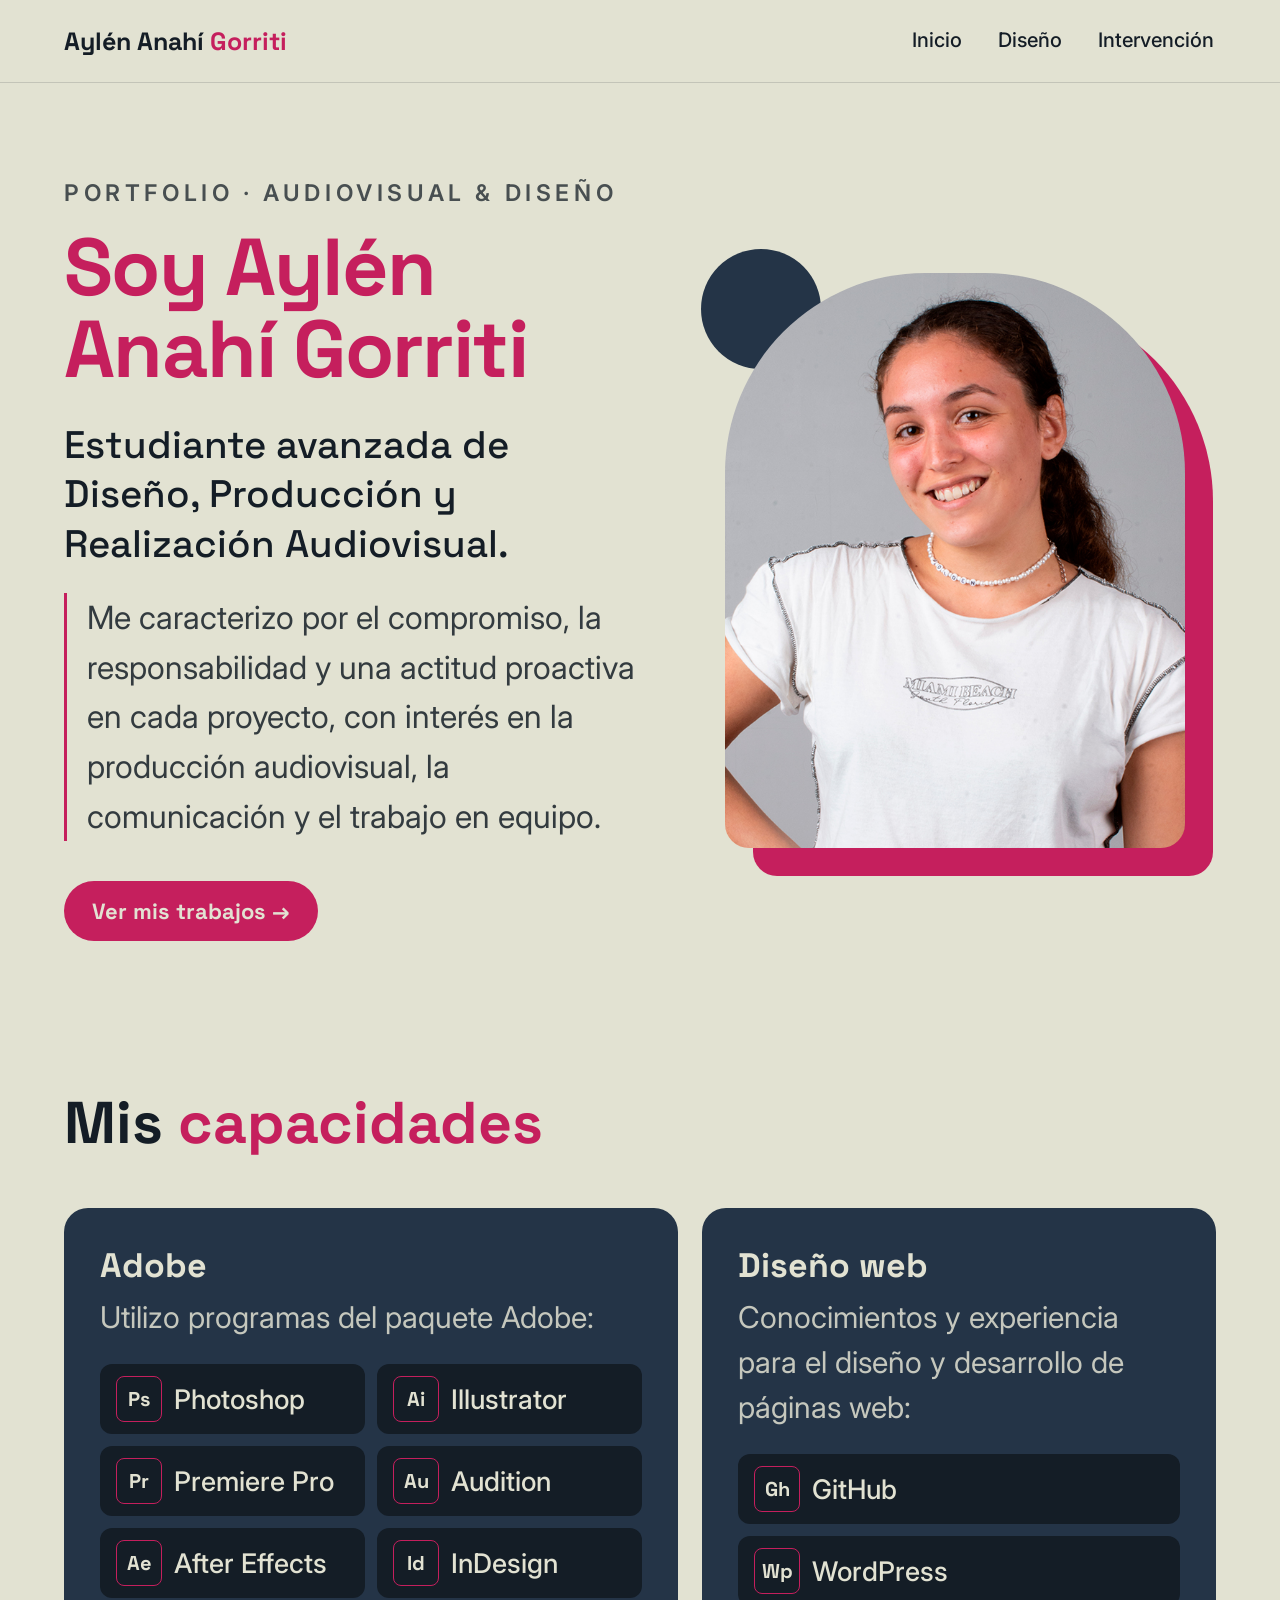
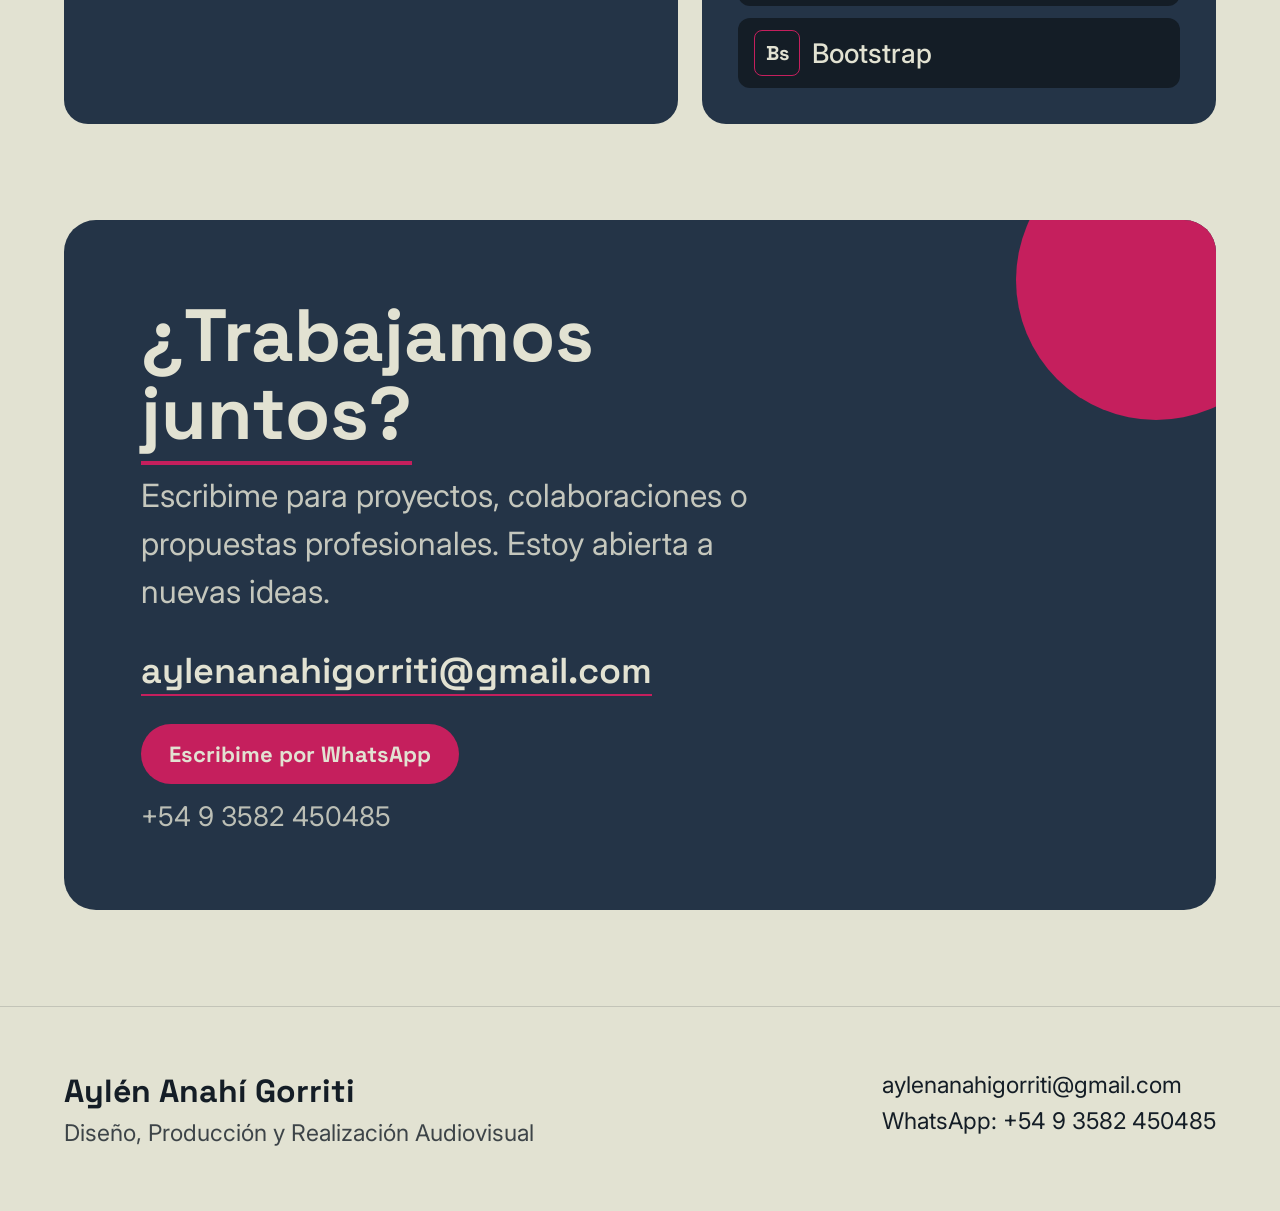
<file: index.html>
<!doctype html>
<html lang="es">
<head>
<meta charset="utf-8">
<meta name="viewport" content="width=device-width, initial-scale=1">
<title>Aylén Anahí Gorriti — Portfolio</title>
<meta name="description" content="Portfolio de Aylén Anahí Gorriti: estudiante avanzada de Diseño, Producción y Realización Audiovisual.">
<link rel="preconnect" href="https://fonts.googleapis.com">
<link rel="preconnect" href="https://fonts.gstatic.com" crossorigin>
<link href="https://fonts.googleapis.com/css2?family=Inter:wght@400;500;600&amp;family=Space+Grotesk:wght@500;700&amp;display=swap" rel="stylesheet">
<link rel="stylesheet" href="style.css">
</head>
<body>
<div class="page">
<header class="nav">
<a class="logo" href="#inicio">Aylén Anahí <span>Gorriti</span></a>
<nav>
<a class="l" href="#inicio">Inicio</a>
<a class="l" href="diseno.html">Diseño</a>
<a class="l" href="intervencion.html">Intervención</a>
</nav>
</header>
<section id="inicio" class="hero">
<div class="hero-text fade">
<p class="eyebrow">Portfolio · Audiovisual &amp; Diseño</p>
<h1>Soy <span>Aylén Anahí Gorriti</span></h1>
<h2>Estudiante avanzada de Diseño, Producción y Realización Audiovisual.</h2>
<p class="hero-quote">Me caracterizo por el compromiso, la responsabilidad y una actitud proactiva en cada proyecto, con interés en la producción audiovisual, la comunicación y el trabajo en equipo.</p>
<a class="btn" href="diseno.html">Ver mis trabajos →</a>
</div>
<div class="hero-photo fade">
<div class="frame">
<div class="block"></div>
<div class="dot"></div>
<img src="images/mi-foto.jpg" alt="Aylén Anahí Gorriti">
</div>
</div>
</section>
<section id="capacidades" class="skills">
<h2>Mis <span>capacidades</span></h2>
<div class="cards">
<div class="card card-adobe">
<h3>Adobe</h3>
<p>Utilizo programas del paquete Adobe:</p>
<div class="chips-adobe">
<div class="chip"><b>Ps</b>Photoshop</div>
<div class="chip"><b>Ai</b>Illustrator</div>
<div class="chip"><b>Pr</b>Premiere Pro</div>
<div class="chip"><b>Au</b>Audition</div>
<div class="chip"><b>Ae</b>After Effects</div>
<div class="chip"><b>Id</b>InDesign</div>
</div>
</div>
<div class="card card-web">
<h3>Diseño web</h3>
<p>Conocimientos y experiencia para el diseño y desarrollo de páginas web:</p>
<div class="chips-web">
<div class="chip"><b>Gh</b>GitHub</div>
<div class="chip"><b>Wp</b>WordPress</div>
<div class="chip"><b>Bs</b>Bootstrap</div>
</div>
</div>
</div>
</section>
<section id="contacto" class="contact">
<div class="circle"></div>
<div class="contact-inner">
<h2>¿Trabajamos <span>juntos?</span></h2>
<p class="contact-text">Escribime para proyectos, colaboraciones o propuestas profesionales. Estoy abierta a nuevas ideas.</p>
<a class="contact-mail" href="mailto:aylenanahigorriti@gmail.com">aylenanahigorriti@gmail.com</a>
<div><a class="btn" href="https://wa.me/5493582450485?text=Hola%20Ayl%C3%A9n%2C%20vi%20tu%20portfolio%20y%20quisiera%20conversar%20sobre%20un%20proyecto.">Escribime por WhatsApp</a></div>
<p class="contact-phone">+54 9 3582 450485</p>
</div>
</section>
<footer class="footer">
<div>
<div class="footer-name">Aylén Anahí Gorriti</div>
<p class="footer-role">Diseño, Producción y Realización Audiovisual</p>
</div>
<div class="footer-contact">
<a href="mailto:aylenanahigorriti@gmail.com">aylenanahigorriti@gmail.com</a>
<a href="https://wa.me/5493582450485">WhatsApp: +54 9 3582 450485</a>
</div>
</footer>
</div>
</body>
</html>
</file>
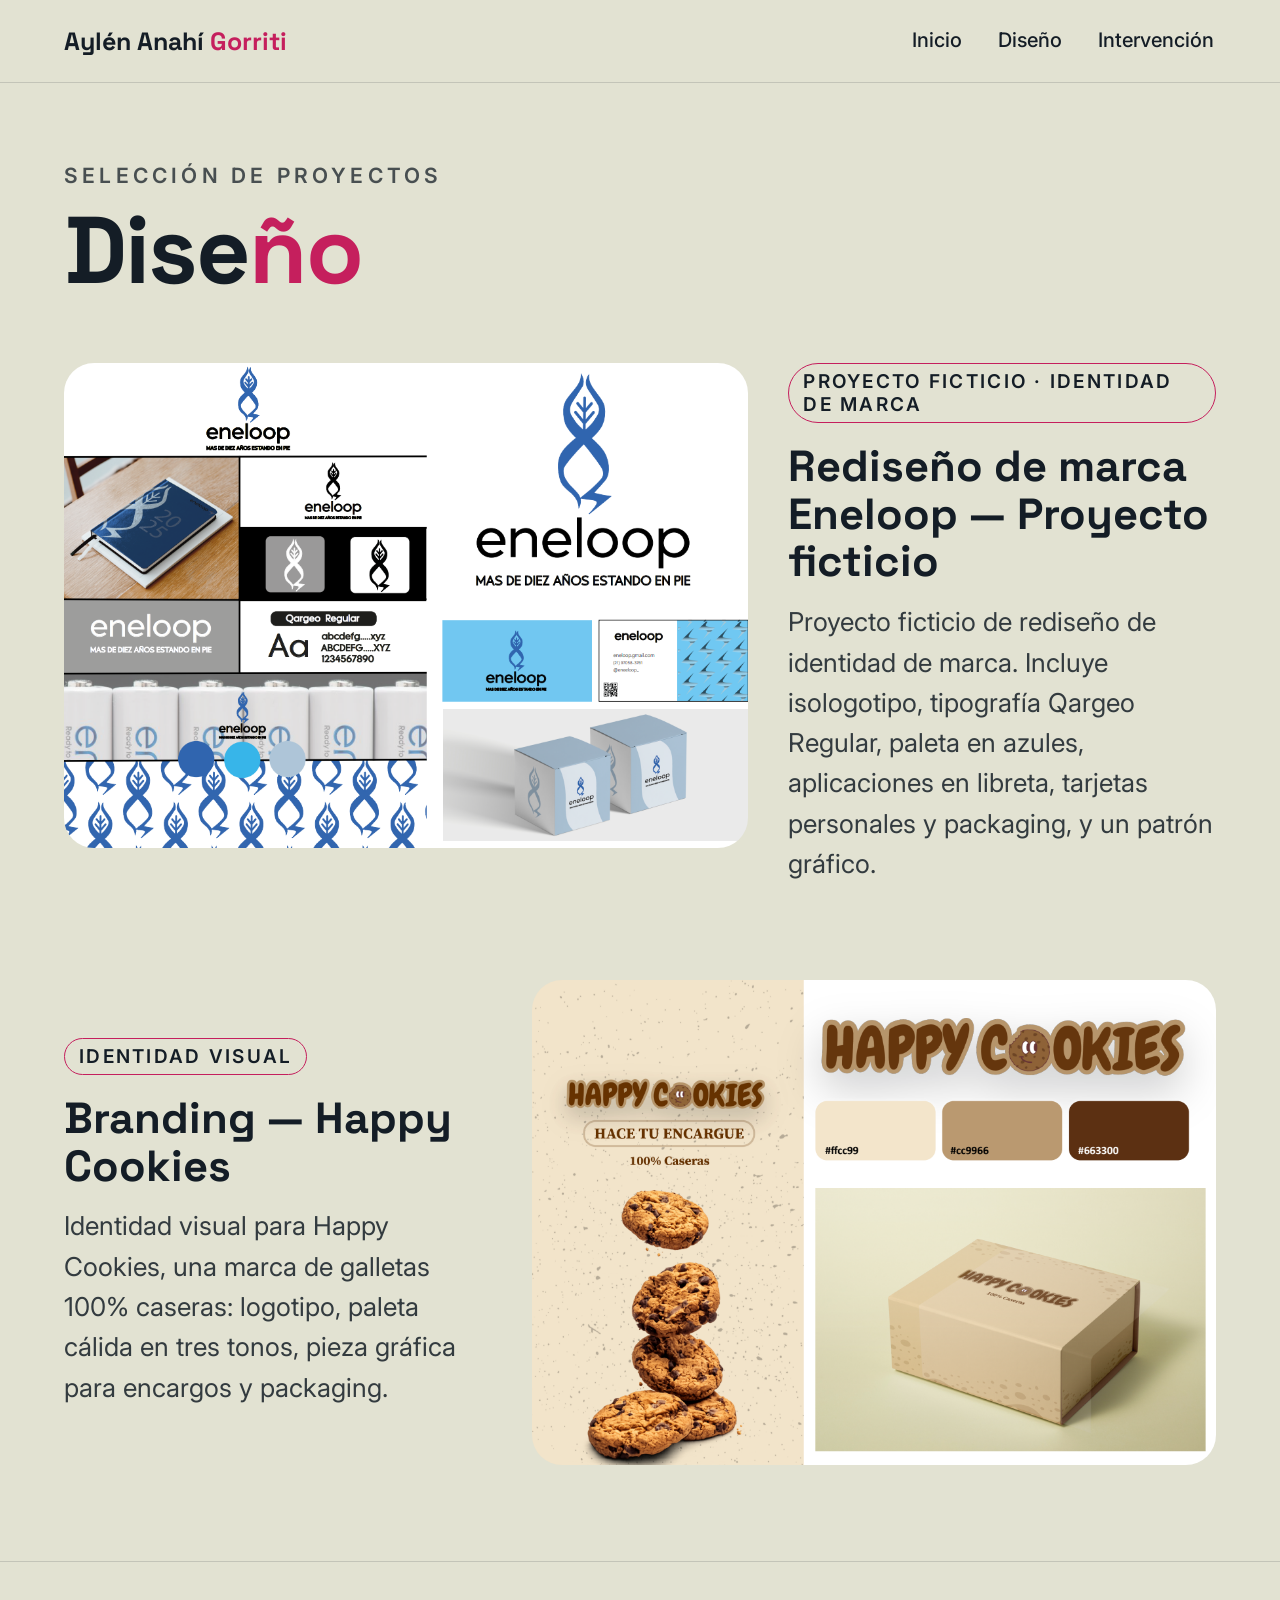
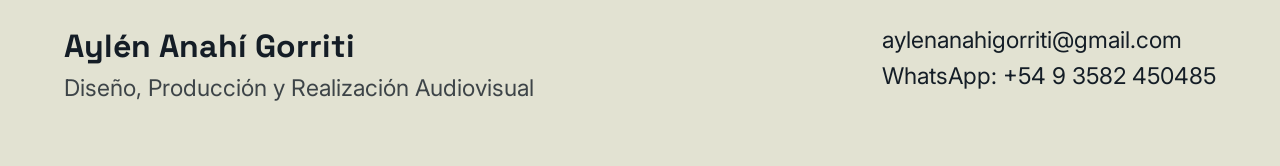
<file: diseno.html>
<!doctype html>
<html lang="es">
<head>
<meta charset="utf-8">
<meta name="viewport" content="width=device-width, initial-scale=1">
<title>Diseño — Aylén Anahí Gorriti</title>
<meta name="description" content="Portfolio de Aylén Anahí Gorriti: estudiante avanzada de Diseño, Producción y Realización Audiovisual.">
<link rel="preconnect" href="https://fonts.googleapis.com">
<link rel="preconnect" href="https://fonts.gstatic.com" crossorigin>
<link href="https://fonts.googleapis.com/css2?family=Inter:wght@400;500;600&amp;family=Space+Grotesk:wght@500;700&amp;display=swap" rel="stylesheet">
<link rel="stylesheet" href="style.css">
</head>
<body>
<div class="page">
<header class="nav">
<a class="logo" href="index.html">Aylén Anahí <span>Gorriti</span></a>
<nav>
<a class="l" href="index.html">Inicio</a>
<a class="l" href="#diseno">Diseño</a>
<a class="l" href="intervencion.html">Intervención</a>
</nav>
</header>
<section id="diseno" class="works-head">
<p class="eyebrow">Selección de proyectos</p>
<h1>Dise<span>ño</span></h1>
</section>
<section class="project">
<div class="project-img">
<img src="images/eneloop-rediseno.png" alt="Tablero del rediseño de marca Eneloop">
</div>
<div class="project-info">
<span class="tag">Proyecto ficticio · Identidad de marca</span>
<h2>Rediseño de marca Eneloop — Proyecto ficticio</h2>
<p>Proyecto ficticio de rediseño de identidad de marca. Incluye isologotipo, tipografía Qargeo Regular, paleta en azules, aplicaciones en libreta, tarjetas personales y packaging, y un patrón gráfico.</p>
</div>
</section>
<section class="project reverse">
<div class="project-img">
<img src="images/happy-cookies-branding.png" alt="Tablero de branding de Happy Cookies">
</div>
<div class="project-info">
<span class="tag">Identidad visual</span>
<h2>Branding — Happy Cookies</h2>
<p>Identidad visual para Happy Cookies, una marca de galletas 100% caseras: logotipo, paleta cálida en tres tonos, pieza gráfica para encargos y packaging.</p>
</div>
</section>
<footer class="footer" id="contacto">
<div>
<div class="footer-name">Aylén Anahí Gorriti</div>
<p class="footer-role">Diseño, Producción y Realización Audiovisual</p>
</div>
<div class="footer-contact">
<a href="mailto:aylenanahigorriti@gmail.com">aylenanahigorriti@gmail.com</a>
<a href="https://wa.me/5493582450485">WhatsApp: +54 9 3582 450485</a>
</div>
</footer>
</div>
</body>
</html>
</file>
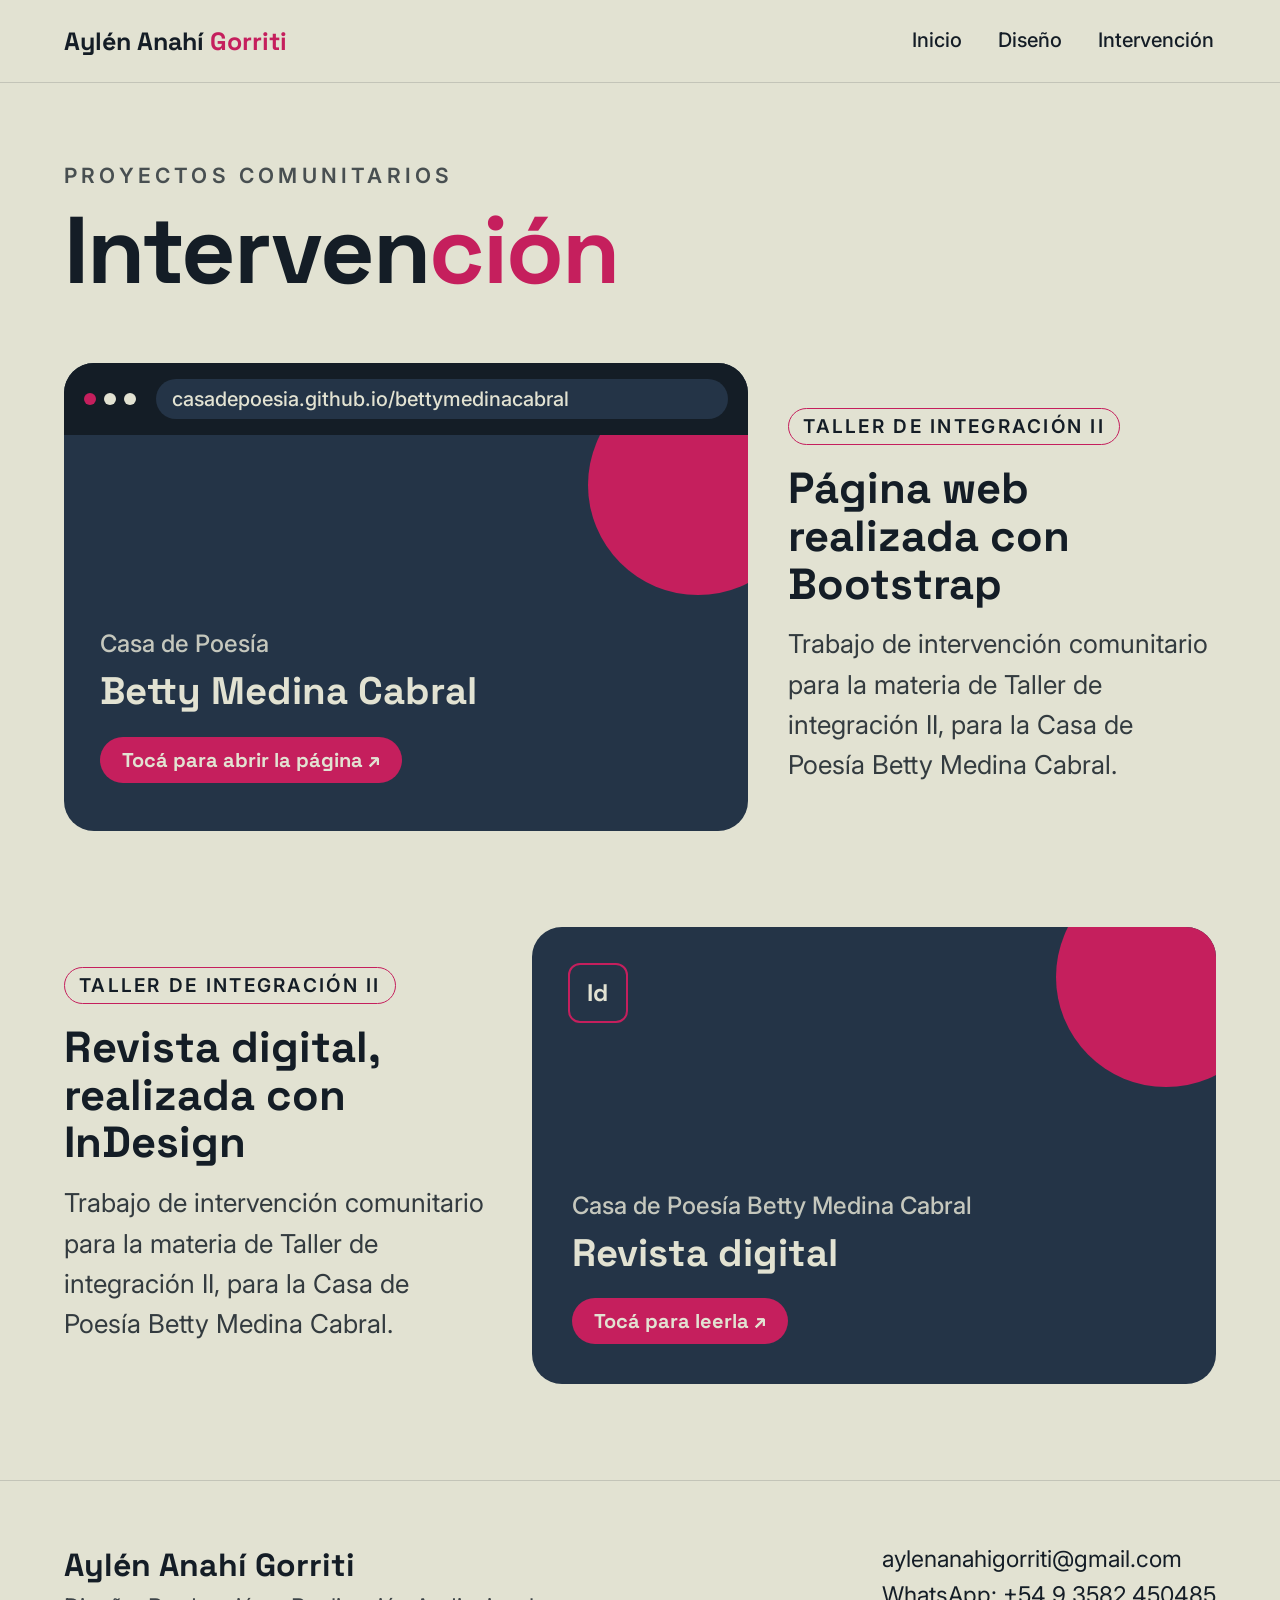
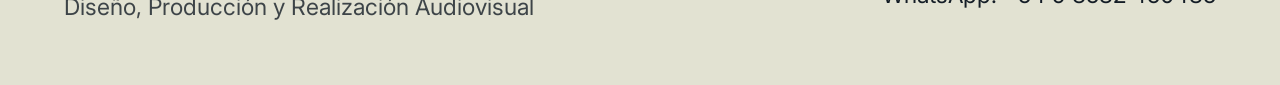
<file: intervencion.html>
<!doctype html>
<html lang="es">
<head>
<meta charset="utf-8">
<meta name="viewport" content="width=device-width, initial-scale=1">
<title>Intervención — Aylén Anahí Gorriti</title>
<meta name="description" content="Portfolio de Aylén Anahí Gorriti: estudiante avanzada de Diseño, Producción y Realización Audiovisual.">
<link rel="preconnect" href="https://fonts.googleapis.com">
<link rel="preconnect" href="https://fonts.gstatic.com" crossorigin>
<link href="https://fonts.googleapis.com/css2?family=Inter:wght@400;500;600&amp;family=Space+Grotesk:wght@500;700&amp;display=swap" rel="stylesheet">
<link rel="stylesheet" href="style.css">
</head>
<body>
<div class="page">
<header class="nav">
<a class="logo" href="index.html">Aylén Anahí <span>Gorriti</span></a>
<nav>
<a class="l" href="index.html">Inicio</a>
<a class="l" href="diseno.html">Diseño</a>
<a class="l" href="#intervencion">Intervención</a>
</nav>
</header>
<section id="intervencion" class="works-head">
<p class="eyebrow">Proyectos comunitarios</p>
<h1>Interven<span>ción</span></h1>
</section>
<section class="project">
<div class="project-img">
<a class="mock" href="https://casadepoesia.github.io/bettymedinacabral/index.html" target="_blank" rel="noopener" aria-label="Abrir la página web de la Casa de Poesía Betty Medina Cabral">
<div class="browser-bar"><i></i><i></i><i></i><span class="browser-url">casadepoesia.github.io/bettymedinacabral</span></div>
<div class="browser-body">
<div class="circle"></div>
<span class="mock-label">Casa de Poesía</span>
<span class="mock-title">Betty Medina Cabral</span>
<span class="mock-cta">Tocá para abrir la página ↗</span>
</div>
</a>
</div>
<div class="project-info">
<span class="tag">Taller de integración II</span>
<h2>Página web realizada con Bootstrap</h2>
<p>Trabajo de intervención comunitario para la materia de Taller de integración II, para la Casa de Poesía Betty Medina Cabral.</p>
</div>
</section>
<section class="project reverse">
<div class="project-img">
<a class="mock mag" href="https://www.calameo.com/read/0077046977f96c941ea53" target="_blank" rel="noopener" aria-label="Leer la revista digital en Calaméo">
<div class="circle"></div>
<span class="badge">Id</span>
<span class="mock-label">Casa de Poesía Betty Medina Cabral</span>
<span class="mock-title">Revista digital</span>
<span class="mock-cta">Tocá para leerla ↗</span>
</a>
</div>
<div class="project-info">
<span class="tag">Taller de integración II</span>
<h2>Revista digital, realizada con InDesign</h2>
<p>Trabajo de intervención comunitario para la materia de Taller de integración II, para la Casa de Poesía Betty Medina Cabral.</p>
</div>
</section>
<footer class="footer" id="contacto">
<div>
<div class="footer-name">Aylén Anahí Gorriti</div>
<p class="footer-role">Diseño, Producción y Realización Audiovisual</p>
</div>
<div class="footer-contact">
<a href="mailto:aylenanahigorriti@gmail.com">aylenanahigorriti@gmail.com</a>
<a href="https://wa.me/5493582450485">WhatsApp: +54 9 3582 450485</a>
</div>
</footer>
</div>
</body>
</html>
</file>
<file: style.css>
/* Portfolio — Aylén Anahí Gorriti
   Paleta: #C51F5D (acento) · #243447 (azul) · #141D26 (oscuro) · #E2E2D2 (beige) */
body{margin:0;background:#E2E2D2;overflow-x:clip}
a{text-decoration:none}

.page{width:100%;background:#E2E2D2;color:#141D26;font-family:Inter,sans-serif;font-size:20px}

/* Botón */
.btn{display:inline-flex;align-items:center;gap:10px;padding:16px 28px;font:700 22px "Space Grotesk",sans-serif;color:#E2E2D2;background:#C51F5D;border-radius:999px;transition:transform .25s ease,box-shadow .25s ease}
.btn:hover{transform:translateY(-3px);box-shadow:0 10px 28px rgba(197,31,93,.35)}

/* Header */
.nav{position:sticky;top:0;z-index:10;display:flex;flex-wrap:wrap;gap:16px;align-items:center;justify-content:space-between;padding:20px clamp(20px,5vw,72px);background:#E2E2D2;border-bottom:1px solid rgba(20,29,38,.15)}
.logo{font:700 25px "Space Grotesk",sans-serif;color:#141D26}
.logo span{color:#C51F5D}
.nav nav{display:flex;gap:32px}
.nav a.l{color:#141D26;font:500 20px Inter,sans-serif;padding:8px 2px;border-bottom:2px solid transparent;transition:border-color .25s}
.nav a.l:hover{border-color:#C51F5D}

/* Animación */
.fade{animation:fadeUp .8s ease both}
@keyframes fadeUp{from{opacity:0;transform:translateY(18px)}to{opacity:1;transform:none}}
@media (prefers-reduced-motion:reduce){.fade{animation:none}.btn,.chip{transition:none}}

/* Hero */
.hero{scroll-margin-top:90px;display:flex;flex-wrap:wrap;gap:48px;align-items:center;padding:96px clamp(20px,5vw,72px)}
.hero-text{flex:1 1 440px;min-width:0}
.eyebrow{margin:0 0 20px;font:600 21px Inter,sans-serif;letter-spacing:.2em;text-transform:uppercase;color:rgba(20,29,38,.75)}
.hero h1{margin:0;color:#C51F5D;font:700 clamp(46px,6.3vw,88px)/1.02 "Space Grotesk",sans-serif;letter-spacing:-.02em}
.hero h1 span{color:#C51F5D}
.hero h2{margin:28px 0 0;font:500 clamp(28px,3vw,40px)/1.3 "Space Grotesk",sans-serif}
.hero-quote{margin:24px 0 40px;max-width:700px;padding-left:20px;border-left:3px solid #C51F5D;font:400 32px/1.55 Inter,sans-serif;color:rgba(20,29,38,.85)}
.hero-photo{flex:1 1 380px;display:flex;justify-content:center;animation-delay:.15s}
.frame{position:relative;width:min(100%,460px);aspect-ratio:4/5}
.frame .block{position:absolute;inset:28px -28px -28px 28px;background:#C51F5D;border-radius:200px 200px 24px 24px}
.frame .dot{position:absolute;top:-24px;left:-24px;width:120px;height:120px;border-radius:50%;background:#243447}
.frame img{position:relative;display:block;width:100%;height:100%;object-fit:cover;object-position:56% 15%;border-radius:200px 200px 24px 24px}

/* Capacidades */
.skills{scroll-margin-top:90px;padding:48px clamp(20px,5vw,72px) 96px}
.skills h2{margin:0 0 48px;font:700 clamp(37px,4.6vw,60px) "Space Grotesk",sans-serif}
.skills h2 span{color:#C51F5D}
.cards{display:flex;flex-wrap:wrap;gap:24px}
.card{background:#243447;color:#E2E2D2;border-radius:24px;padding:36px}
.card-adobe{flex:1 1 420px}
.card-web{flex:1 1 320px}
.card h3{margin:0 0 8px;font:700 34px "Space Grotesk",sans-serif}
.card p{margin:0 0 24px;color:rgba(226,226,210,.85);font-size:30px;line-height:1.5}
.chips-adobe{display:grid;grid-template-columns:repeat(auto-fit,minmax(240px,1fr));gap:12px}
.chips-web{display:grid;gap:12px}
.chip{display:flex;align-items:center;gap:12px;padding:12px 16px;background:#141D26;border-radius:12px;color:#E2E2D2;font:500 27px Inter,sans-serif;transition:transform .25s}
.chip:hover{transform:translateX(4px)}
.chip b{display:inline-flex;align-items:center;justify-content:center;width:44px;height:44px;border-radius:8px;border:1.5px solid #C51F5D;font:700 20px "Space Grotesk",sans-serif;color:#E2E2D2}

/* Contacto */
.contact{scroll-margin-top:90px;margin:0 clamp(20px,5vw,72px) 96px;background:#243447;color:#E2E2D2;border-radius:32px;padding:clamp(32px,6vw,80px);position:relative;overflow:hidden}
.contact .circle{position:absolute;right:-80px;top:-80px;width:280px;height:280px;border-radius:50%;background:#C51F5D}
.contact-inner{position:relative;max-width:620px}
.contact h2{margin:0 0 20px;font:700 clamp(41px,5.8vw,74px)/1.05 "Space Grotesk",sans-serif}
.contact h2 span{border-bottom:4px solid #C51F5D}
.contact-text{margin:0 0 32px;font-size:32px;line-height:1.5;color:rgba(226,226,210,.85)}
.contact-mail{display:inline-block;margin-bottom:28px;font:600 clamp(24px,3.2vw,36px) "Space Grotesk",sans-serif;color:#E2E2D2;border-bottom:2px solid #C51F5D}
.contact-phone{margin:16px 0 0;font-size:27px;color:rgba(226,226,210,.8)}

/* Trabajos */
.works-head{scroll-margin-top:90px;padding:80px clamp(20px,5vw,72px) 64px}
.works-head .eyebrow{margin-bottom:16px}
.works-head h1{margin:0;font:700 clamp(50px,7.4vw,109px)/1 "Space Grotesk",sans-serif;letter-spacing:-.02em}
.works-head h1 span{color:#C51F5D}
.project{display:flex;flex-wrap:wrap;flex-direction:row;gap:40px;align-items:stretch;padding:0 clamp(20px,5vw,72px) 96px}
.project.reverse{flex-direction:row-reverse}
.project-img{flex:1.6 1 480px;min-width:0}
.project-img img{display:block;width:100%;height:auto;border-radius:30px}
.project-info{flex:1 1 300px;display:flex;flex-direction:column;justify-content:center}
.tag{align-self:flex-start;padding:6px 14px;border:1.5px solid #C51F5D;border-radius:999px;font:600 19px Inter,sans-serif;letter-spacing:.12em;text-transform:uppercase}
.project-info h2{margin:20px 0 16px;font:700 clamp(32px,3.4vw,46px)/1.1 "Space Grotesk",sans-serif}
.project-info p{margin:0;font-size:26px;line-height:1.55;color:rgba(20,29,38,.85)}

/* Footer */
.footer{background:#E2E2D2;color:#141D26;border-top:1px solid rgba(20,29,38,.15);padding:64px clamp(20px,5vw,72px);display:flex;flex-wrap:wrap;gap:40px;justify-content:space-between}
.footer-name{font:700 32px "Space Grotesk",sans-serif}
.footer-role{margin:8px 0 0;color:rgba(20,29,38,.8);font-size:23px}
.footer-contact{display:flex;flex-direction:column;gap:8px}
.footer a{color:#141D26;font-size:23px}

/* Intervención */
.mock{display:block;border-radius:30px;background:#243447;color:#E2E2D2;overflow:hidden;transition:transform .25s ease}
.mock:hover{transform:translateY(-4px)}
.browser-bar{display:flex;align-items:center;gap:8px;padding:16px 20px;background:#141D26}
.browser-bar i{width:12px;height:12px;border-radius:50%;background:#E2E2D2}
.browser-bar i:first-child{background:#C51F5D}
.browser-url{margin-left:12px;flex:1;min-width:0;padding:8px 16px;border-radius:999px;background:#243447;font:500 20px Inter,sans-serif;overflow:hidden;text-overflow:ellipsis;white-space:nowrap}
.browser-body{position:relative;overflow:hidden;min-height:300px;padding:48px 36px;display:flex;flex-direction:column;justify-content:flex-end;gap:12px}
.browser-body .circle,.mag .circle{position:absolute;right:-60px;top:-60px;width:220px;height:220px;border-radius:50%;background:#C51F5D}
.mock-label{position:relative;font:500 24px Inter,sans-serif;color:rgba(226,226,210,.85)}
.mock-title{position:relative;font:700 clamp(28px,3vw,44px)/1.1 "Space Grotesk",sans-serif}
.mag{position:relative;aspect-ratio:16/10;padding:40px;display:flex;flex-direction:column;justify-content:flex-end;gap:12px}
.mag .badge{position:absolute;left:36px;top:36px;display:inline-flex;align-items:center;justify-content:center;width:56px;height:56px;border-radius:12px;border:2px solid #C51F5D;font:700 24px "Space Grotesk",sans-serif}
@media (max-width:600px){.nav nav{gap:18px;flex-wrap:wrap}}

.hero .eyebrow{font-size:23px}

/* Links más visibles en Intervención */
.mock-cta{position:relative;align-self:flex-start;margin-top:12px;padding:10px 22px;border-radius:999px;background:#C51F5D;color:#E2E2D2;font:700 20px "Space Grotesk",sans-serif;transition:transform .25s ease}
.mock:hover .mock-cta{transform:translateX(4px)}
</file>
